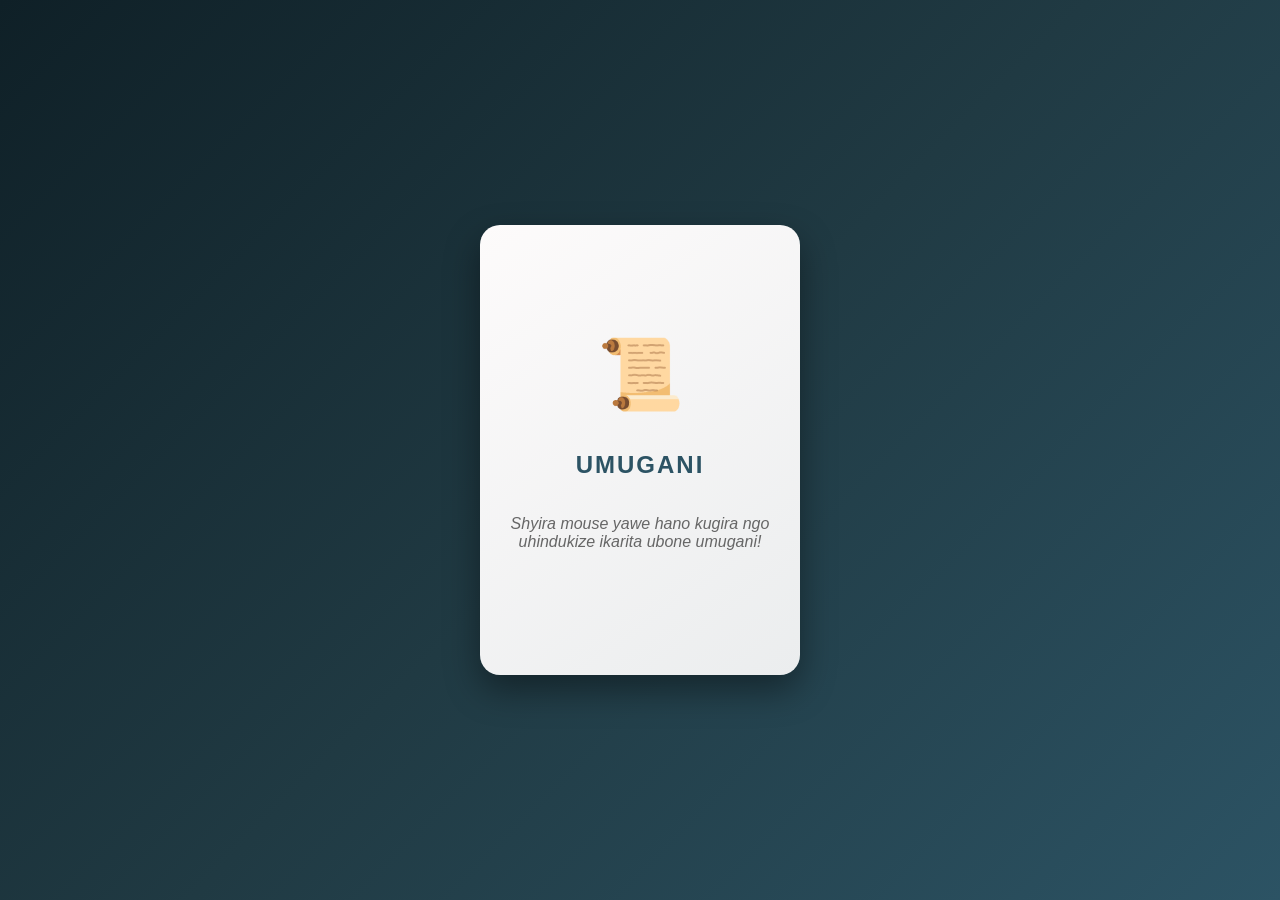
<file: index.html>
<!DOCTYPE html>
<html lang="rw">
<head>
    <meta charset="UTF-8">
    <meta name="viewport" content="width=device-width, initial-scale=1.0">
    <title>Umugani w'u Rwanda - Flip Card</title>
    <style>
        /* Kuno ni ho tubikira imiterere (CSS) */
        body {
            margin: 0;
            padding: 0;
            display: flex;
            justify-content: center;
            align-items: center;
            min-height: 100vh;
            background: linear-gradient(135deg, #0f2027, #203a43, #2c5364);
            font-family: 'Segoe UI', Tahoma, Geneva, Verdana, sans-serif;
        }

        /* Iki ni ikigega cy'ikarita gituma ibasha kuba 3D */
        .card-container {
            perspective: 1000px;
        }

        .card {
            width: 320px;
            height: 450px;
            position: relative;
            transform-style: preserve-3d;
            transition: transform 0.8s cubic-bezier(0.4, 0.2, 0.2, 1);
            cursor: pointer;
        }

        /* Iyo mouse igeze hejuru, ikarita irahindukira */
        .card-container:hover .card {
            transform: rotateY(180deg);
        }

        /* Imiterere rusange y'amabali yombi y'ikarita */
        .card-face {
            position: absolute;
            width: 100%;
            height: 100%;
            backface-visibility: hidden; /* Kugira ngo inyuma h'ikarita itagaragara imbere */
            border-radius: 20px;
            box-shadow: 0 15px 35px rgba(0,0,0,0.4);
            display: flex;
            flex-direction: column;
            justify-content: center;
            align-items: center;
            padding: 30px;
            box-sizing: border-box;
            text-align: center;
        }

        /* URUHANDE RW'IMBERE (Front) */
        .card-front {
            background: linear-gradient(145deg, #fdfbfb, #ebedee);
            color: #333;
        }

        .card-front h1 {
            font-size: 24px;
            margin-bottom: 20px;
            color: #2c5364;
            text-transform: uppercase;
            letter-spacing: 2px;
        }

        .card-front .icon {
            font-size: 70px;
            margin-bottom: 20px;
            animation: bounce 2s infinite;
        }

        .card-front p {
            font-size: 16px;
            color: #666;
            font-style: italic;
        }

        /* URUHANDE RW'INYUMA (Back) */
        .card-back {
            background: linear-gradient(145deg, #ff9966, #ff5e62);
            color: #fff;
            transform: rotateY(180deg); /* Kugira ngo inyuma ibe ari ho hahanditse */
        }

        .card-back .proverb {
            font-size: 22px;
            font-weight: bold;
            margin-bottom: 25px;
            line-height: 1.4;
            border-bottom: 2px solid rgba(255,255,255,0.4);
            padding-bottom: 15px;
        }

        .card-back .meaning {
            font-size: 16px;
            line-height: 1.6;
            opacity: 0.95;
        }

        /* Animation y'akamenyetso (Icon) */
        @keyframes bounce {
            0%, 100% { transform: translateY(0); }
            50% { transform: translateY(-15px); }
        }
    </style>
</head>
<body>

    <!-- Iki ni igice cya HTML -->
    <div class="card-container">
        <div class="card">
            <!-- Imbere h'ikarita -->
            <div class="card-face card-front">
                <div class="icon">📜</div>
                <h1>Umugani</h1>
                <p>Shyira mouse yawe hano kugira ngo uhindukize ikarita ubone umugani!</p>
            </div>
            
            <!-- Inyuma h'ikarita -->
            <div class="card-face card-back">
                <p class="proverb">"Igiti kigororwa kikiri gito."</p>
                <p class="meaning">Ibi bivuze ko umuntu agomba kwigishwa, guhugurwa no guhabwa indangagaciro akiri muto, kugira ngo azagire ubuzima bwiza kandi butunganye ejo hazaza.</p>
            </div>
        </div>
    </div>

</body>
</html>
</file>
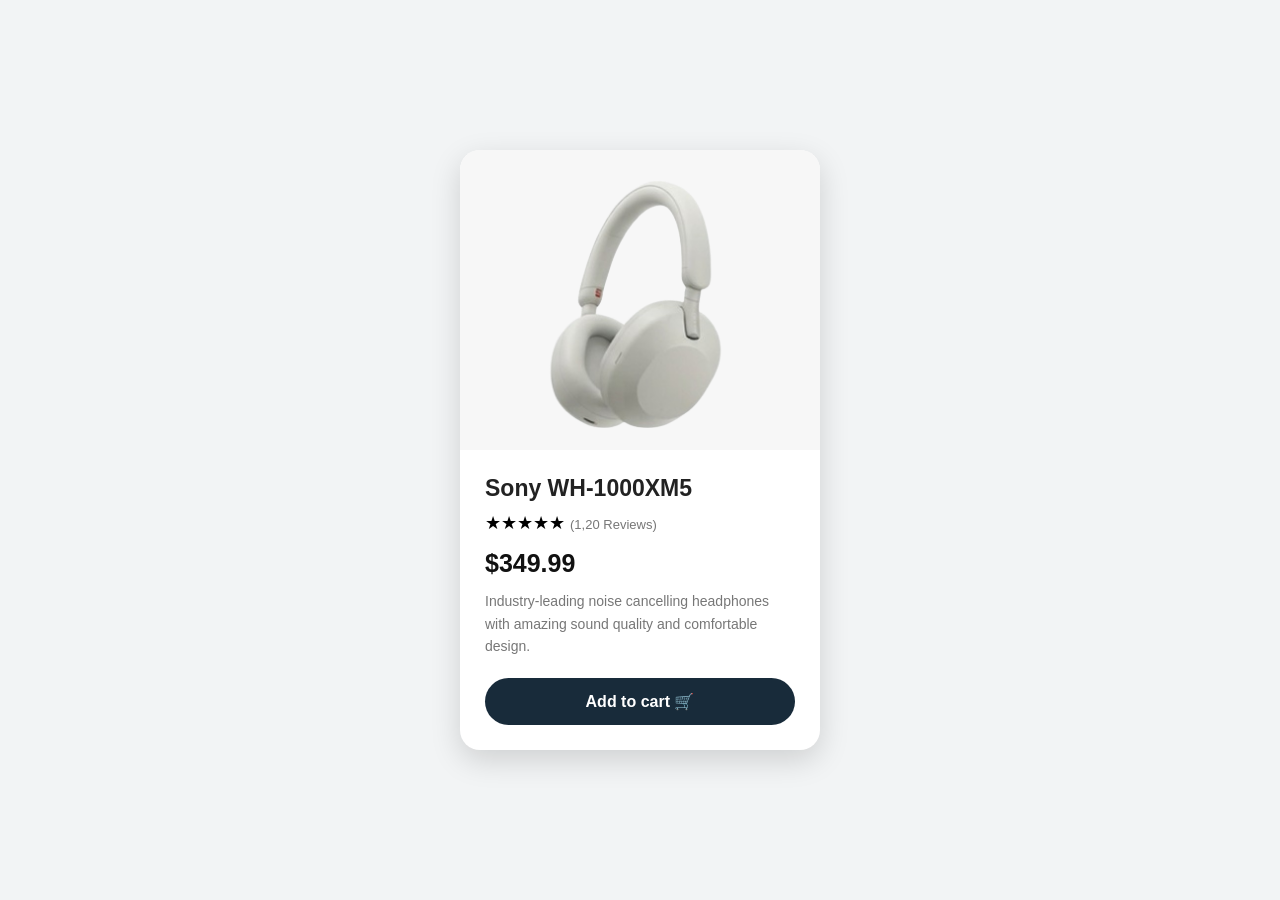
<file: card.html>
<!DOCTYPE html>
<html lang="en">
<head>
    <meta charset="UTF-8">
    <meta name="viewport" content="width=device-width, initial-scale=1.0">
    <title>Product Card</title>

    <link rel="stylesheet" href="./card.css">
</head>

<body>

    <div class="product-card">

        
        <div class="image-box">
            <img src="./img/headsent.png" alt="">
        </div>

        
        <div class="product-info">

            <h2>Sony WH-1000XM5</h2>

            <div class="rating">  
                ★★★★★    
                <span>(1,20 Reviews)</span>
            </div>

            <h3>$349.99</h3>

            <p>
                Industry-leading noise cancelling headphones
                with amazing sound quality and comfortable design.
            </p>

            <button>
                Add to cart 🛒
            </button>

        </div>
  
    </div>
<script src="./card.js"></script>
</body>
</html>
</file>
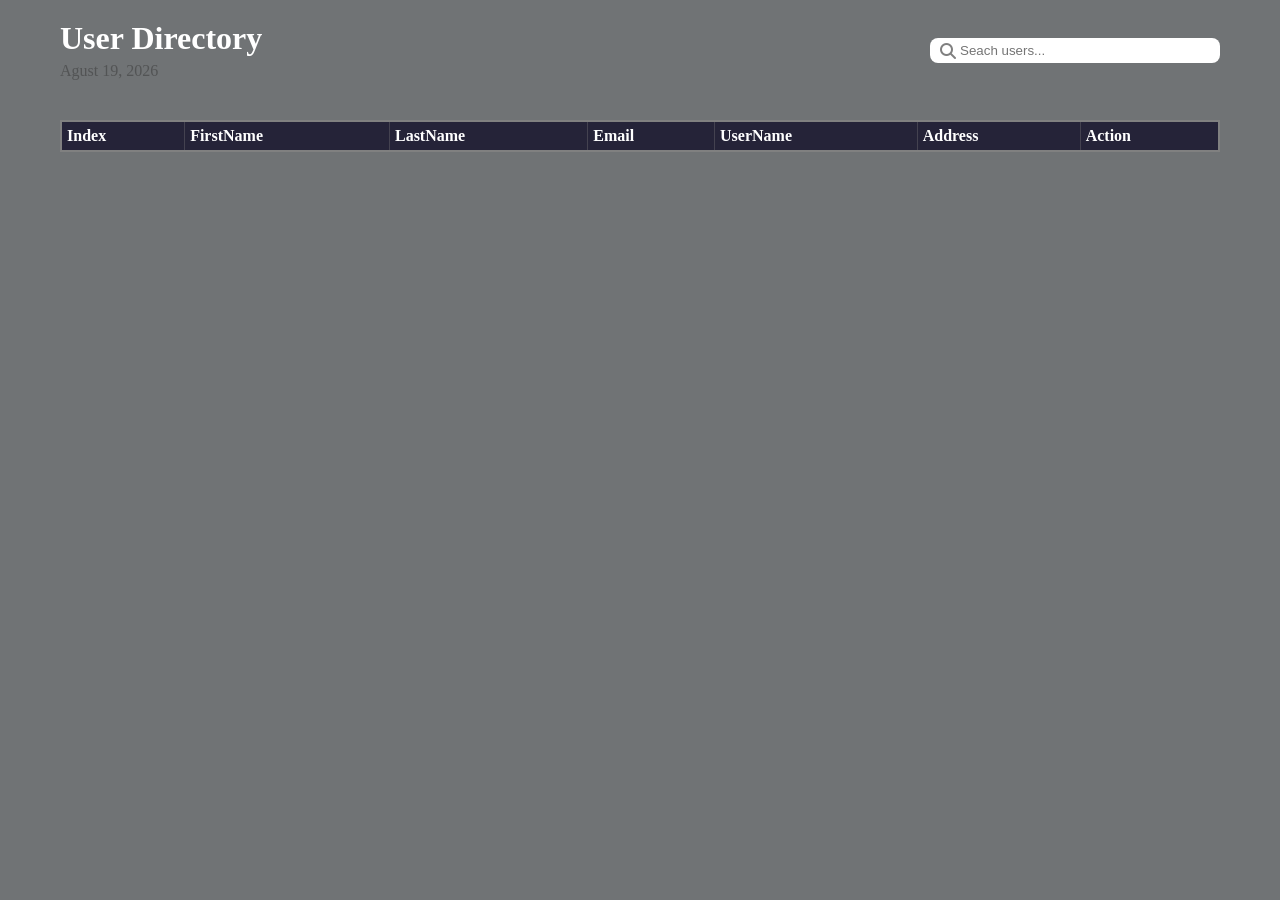
<file: populaterUser.html>
<!DOCTYPE html>
<html lang="en">

<head>
    <meta charset="UTF-8">
    <meta name="viewport" content="width=device-width, initial-scale=1.0">
    <title>Users table</title>

    <link rel="stylesheet" href="./populaterUser.css">

    <link
        rel="stylesheet"
        href="https://cdnjs.cloudflare.com/ajax/libs/font-awesome/6.5.0/css/all.min.css"
    />
</head>

<body>

    <header>
        <div class="title">
            
            <h1>User Directory</h1>
            <p>Agust 19, 2026</p>
        </div>

        <div class="search">
            <i class="fa-solid fa-magnifying-glass" style="color: rgb(128, 128, 128);"></i>
            <input type="text" placeholder="Seach users...">
        </div>
    </header>

    <main>
        <table>
            <thead>
                <tr>
                    <th>Index</th>
                    <th>FirstName</th>
                    <th>LastName</th>
                    <th>Email</th>
                    <th>UserName</th>
                    <th>Address</th>
                    <th colspan="2">Action</th>
                </tr>
            </thead>

            <tbody>
                <!-- -->
            </tbody>
        </table>
    </main>

    <script src="./populaterUser.js"></script>

</body>

</html>
</file>
<file: card.css>
*{ margin: 0;
    padding: 0;
    box-sizing: border-box;
}

body {
    background: #f2f4f5;
    font-family: Arial, sans-serif;

    display: flex;
    justify-content: center;
    align-items: center;

    min-height: 100vh;
}

.product-card {
    width: 360px;
    background: white;
    border-radius: 20px;
    overflow: hidden;

    box-shadow: 0 10px 30px rgba(0, 0, 0, 0.15);
}


.image-box {
    width: 100%;
    height: 300px;

    background: #f7f7f7;

    display: flex;
    justify-content: center;
    align-items: center;
}

.image-box img {
    width: 85%;
    height: 85%;
    object-fit: contain;
}


.product-info {
    padding: 25px;
}

.product-info h2 {
    font-size: 23px;
    margin-bottom: 10px;
    color: #222;
}

.rating {
    color: black;
    font-size: 18px;
    margin-bottom: 15px;
}

.rating span {
    color: #777;
    font-size: 13px;
}

.product-info h3 {
    font-size: 25px;
    color: #111;
    margin-bottom: 12px;
}

.product-info p {
    color: #777;
    font-size: 14px;
    line-height: 1.6;
    margin-bottom: 20px;
}


.product-info button {
    width: 100%;
    padding: 14px;

    border: none;
    border-radius: 30px;

    background: #182b3a;
    color: white;

    font-size: 16px;
    font-weight: bold;

    cursor: pointer;
}

.product-info button:hover {
    background: #304b60;
}
</file>
<file: populaterUser.css>
/* Reset */
*,
*::before,
*::after {
  margin: 0;
  padding: 0;
  box-sizing: border-box;
}

/* Body */
body {
  background-color: #707375;
}

/* Header */
header {
  display: flex;
  justify-content: space-between;
  align-items: center;
  padding: 20px 60px;
}

/* Title */
.title h1 {
  color: white;
  font-weight: bold;
  margin-bottom: 5px;
}

.title p {
  color: rgba(54, 53, 53, 0.504);
}

/* Search */
.search {
  width: 25%;
  position: relative;
}

.search i {
  position: absolute;
  top: 5px;
  left: 10px;
}

.search input {
  width: 100%;
  padding: 5px 30px;
  outline: none;
  border: none;
  background-color: white;
  border-radius: 8px;
}

/* Main */
main {
  padding: 20px 60px;
}

/* Table */
table {
  width: 100%;
  border-collapse: collapse;
  border: 2px solid gray;
}

table thead tr th {
  text-align: left;
  padding: 5px;
  border: 1px solid rgba(128, 128, 128, 0.346);
  background-color: rgb(37, 35, 56);
  color: white;
}

table tbody tr td {
  padding: 5px;
  border-bottom: 1px solid gray;
}

/* Table Row Colors */
tbody tr:nth-child(odd) {
  background-color: white;
}

tbody tr:nth-child(even) {
  background-color: rgba(160, 159, 159, 0.631);
}

button{
  background-color: transparent;
  border: none;
  outline: none;
  margin-left: 10px;
}


form {
    background-color: rgb(37, 35, 56);
    position: absolute;
    color: white;
    padding: 30px;
    margin: auto;
    width: 500px;
    left: 20%;
    top: 25%;
}

.form-input {
    padding: 10px;
    color: gray;
    margin: 10px 10px;
}

.form-button {
    border-radius: 20px;
    padding: 5px 10px;
    font-weight: 900;
    color: white;
}
</file>
